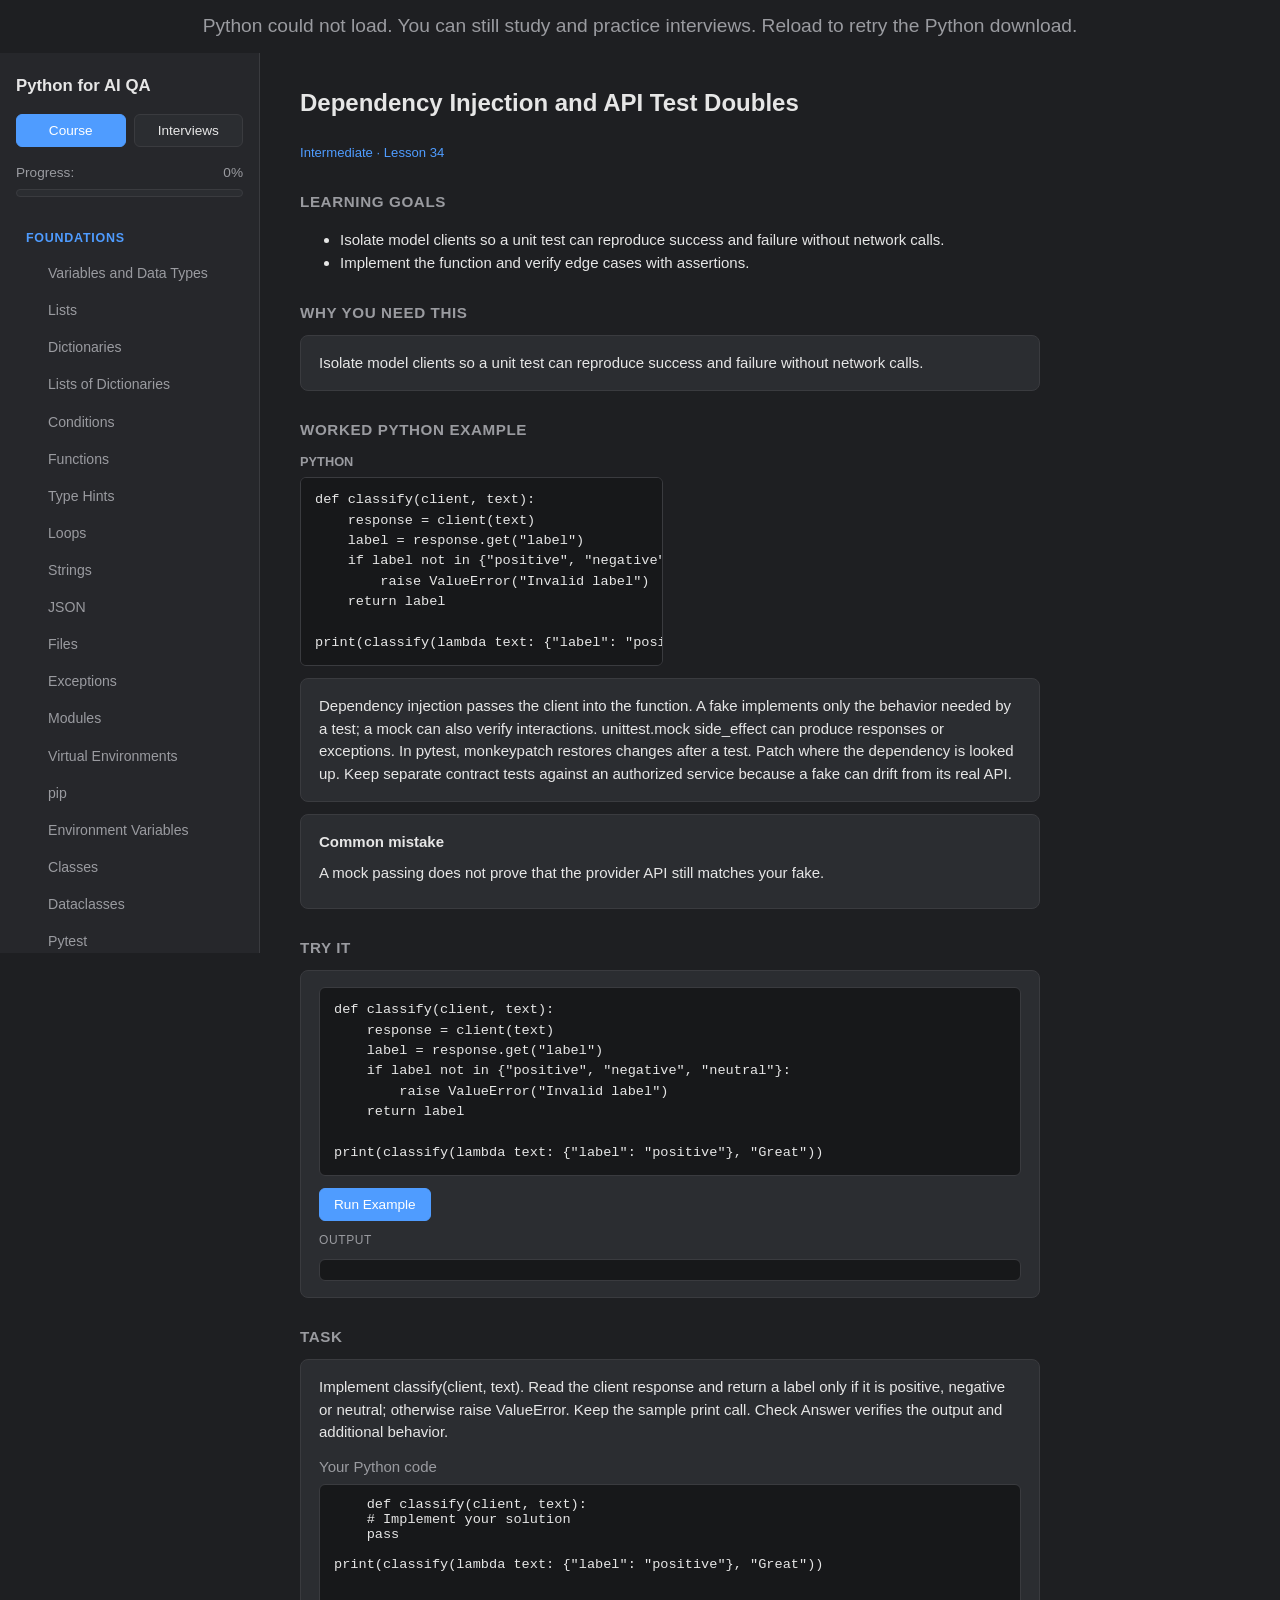
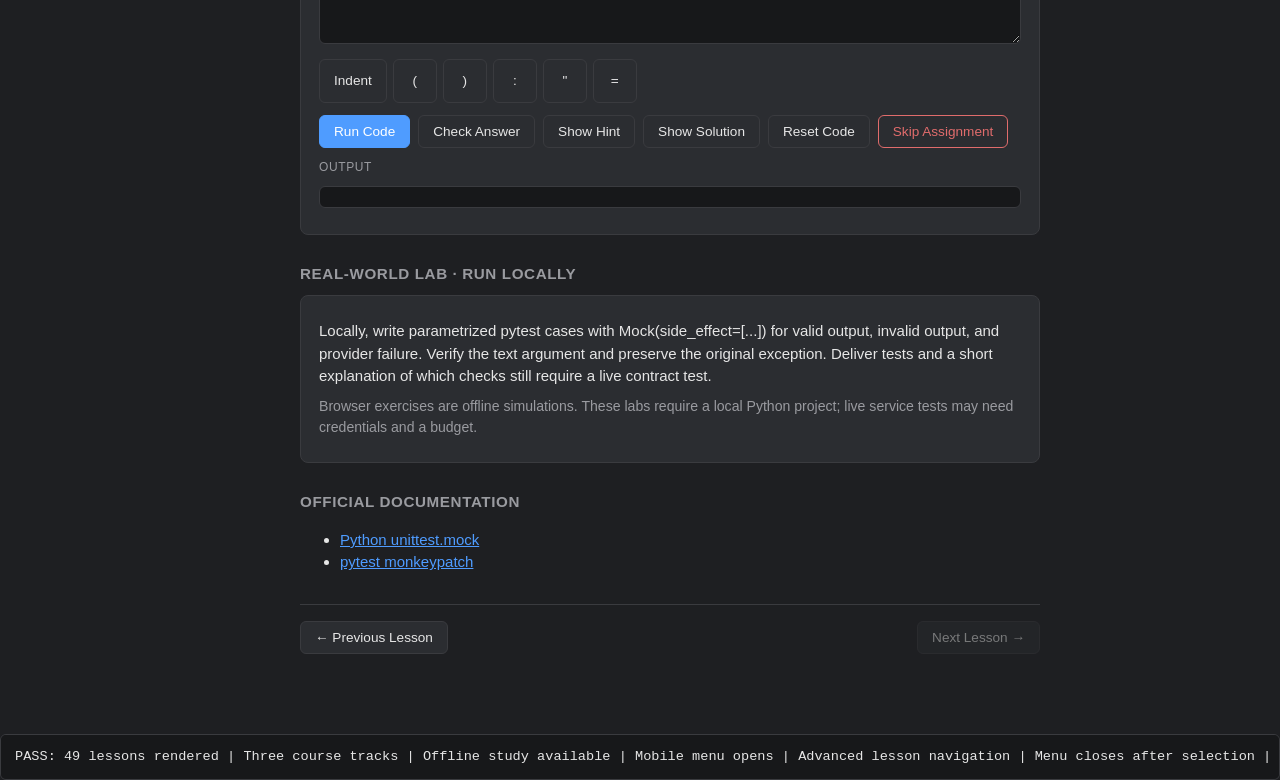
<file: tests/browser-smoke.html>
<!DOCTYPE html>
<html lang="en">
<head>
<meta charset="UTF-8">
<meta name="viewport" content="width=device-width, initial-scale=1.0">
<title>Python for AI QA</title>
<link rel="stylesheet" href="../styles.css">
</head>
<body>

  <div id="pyodide-loading" class="loading-banner">
    Loading Python...
  </div>

  <div id="app" class="app hidden">
    <header class="mobile-header">
      <strong>Python for AI QA</strong>
      <button id="lesson-menu-btn" class="btn" aria-expanded="false" aria-controls="lesson-sidebar">Lessons</button>
      <span id="mobile-lesson-status" class="mobile-lesson-status"></span>
    </header>

    <aside id="lesson-sidebar" class="sidebar">
      <h1 class="sidebar-title">Python for AI QA</h1>
      <div class="course-tabs" role="group" aria-label="Study section">
        <button id="course-view-btn" class="btn btn-primary" aria-pressed="true">Course</button>
        <button id="interview-view-btn" class="btn" aria-pressed="false">Interviews</button>
      </div>

      <div class="progress-block">
        <div class="progress-label">
          <span>Progress:</span>
          <span id="progress-percent">0%</span>
        </div>
        <div class="progress-bar-track">
          <div id="progress-bar-fill" class="progress-bar-fill"></div>
        </div>
      </div>

      <nav aria-label="Lessons">
        <ul id="lesson-list" class="lesson-list"></ul>
      </nav>

      <button id="reset-progress-btn" class="btn btn-danger btn-block">Reset Progress</button>
    </aside>

    <main class="content">
      <div id="lesson-container" class="lesson-container"></div>
      <section id="interview-container" class="hidden" aria-label="Interview practice"></section>

      <div class="lesson-nav">
        <button id="prev-lesson-btn" class="btn">&larr; Previous Lesson</button>
        <button id="next-lesson-btn" class="btn">Next Lesson &rarr;</button>
      </div>
    </main>

  </div>

  <script>window.originalSmokeProgress = localStorage.getItem("pythonAIQAProgress"); localStorage.removeItem("pythonAIQAProgress"); window.loadPyodide = () => Promise.reject(new Error("Offline smoke test"));</script>
  <script src="../lessons.js"></script>
  <script src="../advanced-lessons.js"></script>
  <script src="../interviews.js"></script>
  <script src="../app.js"></script>
<script>
setTimeout(() => {
  const results = [];
  const check = (name, condition) => { if (!condition) throw new Error(name); results.push(name); };
  try {
    check('49 lessons rendered', document.querySelectorAll('.lesson-item').length === 49);
    check('Three course tracks', document.querySelectorAll('.track-heading').length === 3);
    check('Offline study available', !document.getElementById('app').classList.contains('hidden'));
    document.getElementById('lesson-menu-btn').click();
    check('Mobile menu opens', document.getElementById('lesson-sidebar').classList.contains('menu-open'));
    document.querySelectorAll('.lesson-item')[33].click();
    check('Advanced lesson navigation', document.querySelector('#lesson-container h2').textContent.includes('Dependency'));
    check('Menu closes after selection', !document.getElementById('lesson-sidebar').classList.contains('menu-open'));
    check('Local lab visible', document.getElementById('lesson-container').textContent.includes('Real-World Lab'));
    const editor = document.getElementById('code-editor');
    editor.selectionStart = editor.selectionEnd = 0;
    document.querySelector('[data-insert="    "]').click();
    check('Indent inserts spaces', editor.value.startsWith('    '));
    check('Edited code persists', JSON.parse(localStorage.getItem('pythonAIQAProgress')).code['34'].startsWith('    '));
    document.getElementById('interview-view-btn').click();
    check('32 interview cards', document.querySelectorAll('.interview-card').length === 32);
    check('Lesson navigation hidden for interviews', document.querySelector('.lesson-nav').classList.contains('hidden'));
    const topic = document.getElementById('interview-topic');
    topic.value = 'RAG'; topic.dispatchEvent(new Event('input'));
    check('Topic filter', document.querySelectorAll('.interview-card:not(.hidden)').length === 5);
    document.querySelector('.interview-card:not(.hidden) input').click();
    check('Interview progress saved', JSON.parse(localStorage.getItem('pythonAIQAProgress')).interviewReviewed.length === 1);
    const status = document.getElementById('interview-status');
    status.value = 'reviewed'; status.dispatchEvent(new Event('input'));
    check('Review filter', document.querySelectorAll('.interview-card:not(.hidden)').length === 1);
    const search = document.getElementById('interview-search');
    search.value = 'zzzznonexistent'; search.dispatchEvent(new Event('input'));
    check('Empty search handled', !document.getElementById('interview-empty').classList.contains('hidden'));
    check('Random disabled with no matches', document.getElementById('random-question-btn').disabled);
    search.value = ''; search.dispatchEvent(new Event('input'));
    document.getElementById('random-question-btn').click();
    check('Random focuses question', document.activeElement.tagName === 'H3');
    document.getElementById('course-view-btn').click();
    check('Course restored', !document.getElementById('lesson-container').classList.contains('hidden'));
    check('No mobile page overflow', document.documentElement.scrollWidth <= window.innerWidth);
    const report = document.createElement('pre'); report.id = 'smoke-result'; report.textContent = 'PASS: ' + results.join(' | '); document.body.appendChild(report);
  } catch (error) {
    const report = document.createElement('pre'); report.id = 'smoke-result'; report.textContent = 'FAIL: ' + error.stack; document.body.appendChild(report);
  } finally {
    if (window.originalSmokeProgress === null) localStorage.removeItem('pythonAIQAProgress');
    else localStorage.setItem('pythonAIQAProgress', window.originalSmokeProgress);
  }
}, 200);
</script></body>
</html>
</file>
<file: styles.css>
:root {
  --bg: #1e1f22;
  --bg-alt: #26272b;
  --bg-card: #2b2d31;
  --border: #3a3b3f;
  --text: #e6e6e6;
  --text-dim: #9a9ba0;
  --accent: #4f9cff;
  --accent-dim: #2e5f99;
  --green: #4caf8a;
  --red: #e06c6c;
  --yellow: #d8b35c;
  --code-bg: #17181a;
  --font-mono: "SFMono-Regular", Consolas, "Liberation Mono", Menlo, monospace;
}

* {
  box-sizing: border-box;
}

body {
  margin: 0;
  background: var(--bg);
  color: var(--text);
  font-family: -apple-system, BlinkMacSystemFont, "Segoe UI", Roboto, sans-serif;
  font-size: 15px;
  line-height: 1.5;
}

.hidden {
  display: none !important;
}

.loading-banner {
  display: flex;
  align-items: center;
  justify-content: center;
  min-height: 48px;
  padding: 12px 16px;
  font-size: 1.2rem;
  color: var(--text-dim);
}

.course-tabs { display: flex; gap: 8px; }
.course-tabs .btn { flex: 1; }
.track-heading { padding: 16px 10px 6px; font-size: 0.78rem; font-weight: 700; text-transform: uppercase; color: var(--accent); letter-spacing: 0.06em; }
.level-tag { color: var(--accent); font-size: 0.82rem; }
.pitfall { border-left: 3px solid var(--yellow); margin-top: 12px; }
.card p { margin: 8px 0; }
.study-note { color: var(--text-dim); font-size: 0.88rem; }
.source-list a { color: var(--accent); }
.interview-filters { display: grid; grid-template-columns: repeat(2, minmax(0, 1fr)); gap: 12px; }
.interview-filters label { display: flex; flex-direction: column; gap: 6px; }
.interview-filters input, .interview-filters select { width: 100%; min-width: 0; min-height: 48px; font-size: 16px; padding: 10px; border: 1px solid var(--border); border-radius: 6px; color: var(--text); background: var(--code-bg); }
.interview-card { margin-bottom: 16px; scroll-margin-top: 16px; }
.interview-card h3 { margin: 12px 0; font-size: 1.05rem; }
.interview-card summary { cursor: pointer; min-height: 48px; padding: 12px 0; color: var(--accent); }
.review-toggle { display: flex; align-items: center; gap: 10px; min-height: 48px; margin-top: 12px; cursor: pointer; }
.review-toggle input { width: 22px; height: 22px; accent-color: var(--accent); }
input:focus-visible, select:focus-visible, summary:focus-visible { outline: 2px solid var(--accent); outline-offset: 3px; }

@media (max-width: 480px) {
  .interview-filters { grid-template-columns: minmax(0, 1fr); }
}

.app {
  display: flex;
  min-height: 100vh;
}

/* Sidebar */

.sidebar {
  width: 260px;
  flex-shrink: 0;
  background: var(--bg-alt);
  border-right: 1px solid var(--border);
  padding: 20px 16px;
  display: flex;
  flex-direction: column;
  gap: 16px;
  position: sticky;
  top: 0;
  height: 100vh;
  overflow-y: auto;
}

.sidebar-title {
  font-size: 1.05rem;
  margin: 0;
}

.progress-block {
  display: flex;
  flex-direction: column;
  gap: 6px;
}

.progress-label {
  display: flex;
  justify-content: space-between;
  font-size: 0.85rem;
  color: var(--text-dim);
}

.progress-bar-track {
  background: var(--bg-card);
  border: 1px solid var(--border);
  border-radius: 6px;
  height: 8px;
  overflow: hidden;
}

.progress-bar-fill {
  background: var(--accent);
  height: 100%;
  width: 0%;
  transition: width 0.2s ease;
}

.lesson-list {
  list-style: none;
  margin: 0;
  padding: 0;
  display: flex;
  flex-direction: column;
  gap: 2px;
  flex: 1;
  overflow-y: auto;
}

.lesson-item {
  padding: 7px 10px;
  border-radius: 6px;
  cursor: pointer;
  font-size: 0.88rem;
  display: flex;
  align-items: center;
  gap: 6px;
  color: var(--text-dim);
}

.lesson-item:hover {
  background: var(--bg-card);
  color: var(--text);
}

.lesson-item.current {
  background: var(--accent-dim);
  color: #fff;
}

.lesson-item .mark {
  width: 16px;
  flex-shrink: 0;
  text-align: center;
}

.lesson-item .skip-tag {
  font-size: 0.72rem;
  color: var(--yellow);
  margin-left: auto;
}

/* Main content */

.content {
  flex: 1;
  min-width: 0;
  padding: 32px 40px 80px;
  max-width: 820px;
}

.lesson-container h2 {
  margin-top: 0;
  font-size: 1.5rem;
}

.lesson-container h3 {
  font-size: 0.95rem;
  text-transform: uppercase;
  letter-spacing: 0.04em;
  color: var(--text-dim);
  margin: 28px 0 10px;
}

.card {
  background: var(--bg-card);
  border: 1px solid var(--border);
  border-radius: 8px;
  padding: 16px 18px;
}

.compare-grid {
  display: grid;
  grid-template-columns: minmax(0, 1fr) minmax(0, 1fr);
  gap: 14px;
}

@media (max-width: 720px) {
  .compare-grid {
    grid-template-columns: minmax(0, 1fr);
  }
}

.compare-col h4 {
  margin: 0 0 6px;
  font-size: 0.8rem;
  color: var(--text-dim);
  text-transform: uppercase;
}

pre {
  margin: 0;
  background: var(--code-bg);
  border: 1px solid var(--border);
  border-radius: 6px;
  padding: 12px 14px;
  overflow-x: auto;
  font-family: var(--font-mono);
  font-size: 0.85rem;
  white-space: pre;
}

textarea.code-editor {
  width: 100%;
  min-height: 160px;
  background: var(--code-bg);
  color: var(--text);
  border: 1px solid var(--border);
  border-radius: 6px;
  padding: 12px 14px;
  font-family: var(--font-mono);
  font-size: 0.85rem;
  resize: vertical;
  tab-size: 4;
}

.output-box {
  margin-top: 10px;
  background: var(--code-bg);
  border: 1px solid var(--border);
  border-radius: 6px;
  padding: 10px 14px;
  font-family: var(--font-mono);
  font-size: 0.85rem;
  white-space: pre-wrap;
  word-break: break-word;
  min-height: 20px;
}

.output-box.error {
  color: var(--red);
  border-color: var(--red);
}

.output-label {
  font-size: 0.75rem;
  color: var(--text-dim);
  text-transform: uppercase;
  letter-spacing: 0.05em;
  margin-top: 10px;
}

.btn-row {
  display: flex;
  flex-wrap: wrap;
  gap: 8px;
  margin-top: 12px;
}

.btn {
  background: var(--bg-card);
  color: var(--text);
  border: 1px solid var(--border);
  border-radius: 6px;
  padding: 8px 14px;
  font-size: 0.85rem;
  cursor: pointer;
}

.btn:hover {
  border-color: var(--accent);
}

.btn:disabled {
  opacity: 0.45;
  cursor: not-allowed;
}

.btn-primary {
  background: var(--accent);
  border-color: var(--accent);
  color: #fff;
}

.btn-danger {
  color: var(--red);
  border-color: var(--red);
}

.btn-block {
  width: 100%;
}

.result-banner {
  margin-top: 12px;
  padding: 10px 14px;
  border-radius: 6px;
  font-size: 0.88rem;
}

.result-banner.correct {
  background: rgba(76, 175, 138, 0.15);
  border: 1px solid var(--green);
  color: var(--green);
}

.result-banner.incorrect {
  background: rgba(224, 108, 108, 0.12);
  border: 1px solid var(--red);
  color: var(--red);
}

.hint-box {
  margin-top: 10px;
  font-size: 0.85rem;
  color: var(--yellow);
}

.hint-box div {
  margin-bottom: 4px;
}

.coming-soon {
  color: var(--text-dim);
  font-style: italic;
}

.lesson-nav {
  display: flex;
  justify-content: space-between;
  margin-top: 30px;
  padding-top: 16px;
  border-top: 1px solid var(--border);
}

.section {
  margin-bottom: 8px;
}

.badge {
  display: inline-block;
  font-size: 0.72rem;
  padding: 2px 8px;
  border-radius: 10px;
  background: var(--bg-card);
  border: 1px solid var(--border);
  color: var(--text-dim);
  margin-left: 8px;
  vertical-align: middle;
}

.mobile-header { display: none; }
.editor-label { display: block; margin: 12px 0 6px; color: var(--text-dim); }
.editor-tools { display: flex; flex-wrap: wrap; gap: 6px; margin-top: 8px; }
.editor-tools .btn { min-width: 44px; min-height: 44px; }
.btn, .lesson-item { touch-action: manipulation; }
.btn:focus-visible, .lesson-item:focus-visible, .code-editor:focus-visible {
  outline: 2px solid var(--accent);
  outline-offset: 3px;
}

@media (max-width: 720px) {
  .app { flex-direction: column; min-height: 100dvh; }
  .mobile-header {
    display: flex;
    flex-wrap: wrap;
    align-items: center;
    justify-content: space-between;
    gap: 8px;
    padding: max(12px, env(safe-area-inset-top)) 16px 12px;
    background: var(--bg-alt);
    border-bottom: 1px solid var(--border);
  }
  .mobile-lesson-status { width: 100%; font-size: 0.85rem; color: var(--text-dim); }
  .sidebar {
    display: none;
    position: static;
    width: 100%;
    height: auto;
    border-right: 0;
    border-bottom: 1px solid var(--border);
  }
  .sidebar.menu-open { display: flex; }
  .sidebar-title { display: none; }
  .sidebar nav { max-height: 45dvh; overflow-y: auto; }
  .lesson-item { min-height: 48px; }
  .content {
    width: 100%;
    max-width: none;
    padding: 24px max(16px, env(safe-area-inset-right)) max(32px, env(safe-area-inset-bottom)) max(16px, env(safe-area-inset-left));
    overflow-wrap: anywhere;
  }
  .lesson-container h2 { font-size: 1.3rem; }
  .card { padding: 14px 12px; }
  pre { padding: 12px; overflow-wrap: normal; }
  textarea.code-editor { font-size: 16px; min-height: 220px; }
  .btn { min-height: 48px; font-size: 0.9rem; }
  .btn-row .btn { flex: 1 1 130px; }
  .lesson-nav { gap: 10px; }
  .lesson-nav .btn { flex: 1; padding: 10px 8px; }
}

@media (prefers-reduced-motion: reduce) {
  .progress-bar-fill { transition: none; }
}
</file>
